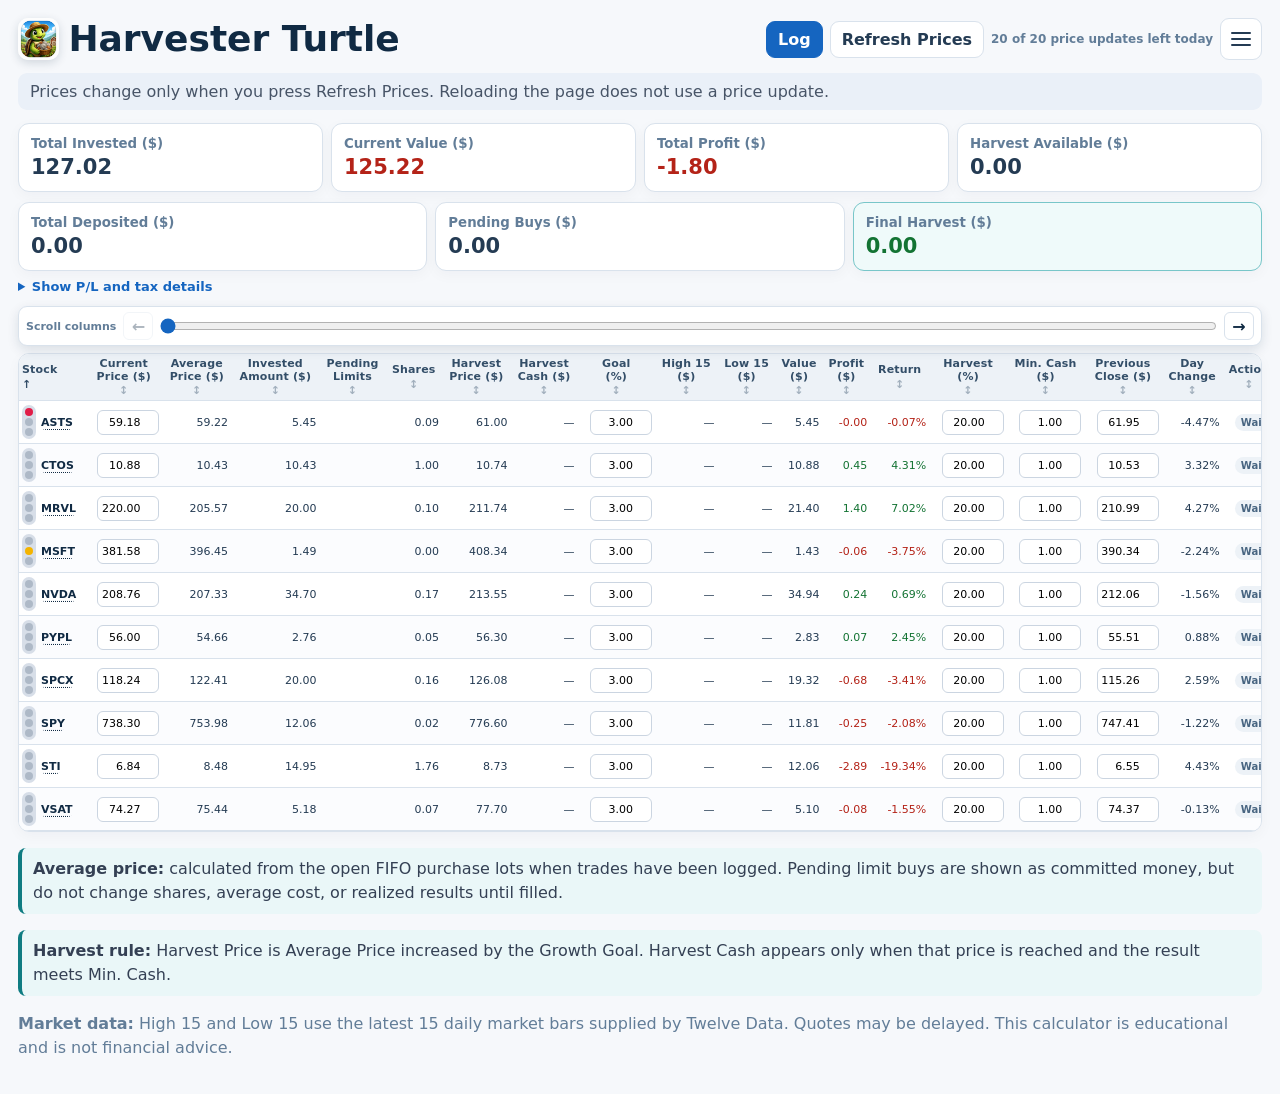
<file: index.html>
<!doctype html>
<html lang="en">
<head>
  <meta charset="utf-8">
  <meta name="viewport" content="width=device-width, initial-scale=1">
  <meta name="description" content="A simple portfolio, trade, deposit, and harvest tracker.">
  <meta name="theme-color" content="#102a43">
  <meta property="og:title" content="Harvester Turtle">
  <meta property="og:description" content="Portfolio harvesting calculator with trade and deposit tracking.">
  <meta property="og:image" content="https://atashvibe.github.io/Harvester-Turtle/harvester-turtle-icon.png">
  <meta name="twitter:card" content="summary">
  <title>Harvester Turtle</title>
  <link rel="icon" type="image/png" href="harvester-turtle-icon.png">
  <link rel="apple-touch-icon" href="harvester-turtle-icon.png">
  <link rel="manifest" href="manifest.webmanifest">
  <link rel="stylesheet" href="styles.css?v=20260820-10">
</head>
<body>
<main class="app">
  <header class="hero">
    <h1 class="app-title"><img class="app-logo" src="harvester-turtle-icon.png" alt="">Harvester Turtle</h1>
    <div class="header-actions">
      <button class="primary top-action" id="openTradeLog">Log</button>
      <button class="top-action" id="refreshPrices">Refresh Prices</button>
      <span class="refresh-count" id="refreshRemaining" aria-live="polite">— price updates left today</span>
      <div class="menu-wrap">
        <button class="menu-toggle" id="menuToggle" aria-label="Open menu" aria-controls="appMenu" aria-expanded="false">
          <span aria-hidden="true"></span><span aria-hidden="true"></span><span aria-hidden="true"></span>
        </button>
        <div class="toolbar" id="appMenu" hidden>
          <a class="menu-link" href="help.html">Help</a>
          <button id="settings">Price &amp; App Settings</button>
          <button id="syncNow">Sync Now</button>
          <button id="addStock">+ Add Stock</button>
          <button id="setGoalForAll">Set Goal for All</button>
          <button id="exportRobinhoodCsv">Export Data (CSV)</button>
          <label class="file-button">Import Data (CSV)<input id="importData" type="file" accept=".csv,text/csv"></label>
        </div>
      </div>
    </div>
  </header>

  <div id="priceStatus" class="status">Prices change only when you press Refresh Prices. Reloading the page does not use a price update.</div>

  <section class="summary" aria-label="Portfolio summary">
    <div class="metric"><small>Total Invested ($)</small><strong id="totalInvested">0.00</strong></div>
    <div class="metric"><small>Current Value ($)</small><strong id="totalValue">0.00</strong></div>
    <div class="metric"><small>Total Profit ($)</small><strong id="totalProfit">0.00</strong></div>
    <div class="metric"><small>Harvest Available ($)</small><strong id="totalHarvest">0.00</strong></div>
  </section>

  <section class="summary harvest-summary" aria-label="Realized results">
    <div class="metric"><small>Total Deposited ($)</small><strong id="totalDeposited">0.00</strong></div>
    <div class="metric"><small>Pending Buys ($)</small><strong id="summaryPendingBuy">0.00</strong></div>
    <div class="metric accent"><small>Final Harvest ($)</small><strong id="finalHarvest">0.00</strong></div>
  </section>
  <details class="report-details">
    <summary>Show P/L and tax details</summary>
    <section class="summary report-detail-summary" aria-label="Profit, loss, and tax details">
      <div class="metric"><small>Stock P/L ($)</small><strong id="stockRealizedProfit">0.00</strong></div>
      <div class="metric"><small>Options P/L ($)</small><strong id="optionRealizedProfit">0.00</strong></div>
      <div class="metric"><small>Combined P/L ($)</small><strong id="tradeRealizedProfit">0.00</strong></div>
      <div class="metric"><small>Estimated Tax (<span id="taxRateLabel">30</span>%) ($)</small><strong id="estimatedTax">0.00</strong></div>
    </section>
    <p class="summary-note">Estimated tax is a user-configured planning estimate, not tax advice. It applies only to positive net realized gains after realized losses.</p>
  </details>

  <div class="portfolio-table-section">
  <div class="table-scroll-controls" id="tableScrollControls" hidden>
    <span class="table-scroll-label">Scroll columns</span>
    <button class="table-scroll-button" id="scrollTableLeft" type="button" aria-label="Scroll table columns left">←</button>
    <input class="table-scroll-range" id="tableScrollPosition" type="range" min="0" max="0" value="0" step="1" aria-label="Horizontal table position">
    <button class="table-scroll-button" id="scrollTableRight" type="button" aria-label="Scroll table columns right">→</button>
  </div>
  <div class="table-wrap portfolio-table-wrap" id="tableWrap" tabindex="0" aria-label="Portfolio table. Swipe sideways on a touchscreen, or use the desktop controls to scroll columns.">
    <table class="portfolio-table">
      <thead>
        <tr>
          <th data-sort="symbol" tabindex="0" aria-sort="ascending">Stock</th><th data-sort="current" tabindex="0" aria-sort="none">Current<br>Price ($)</th><th data-sort="buyPrice" tabindex="0" aria-sort="none">Average<br>Price ($)</th><th data-sort="invested" tabindex="0" aria-sort="none">Invested<br>Amount ($)</th><th data-sort="pendingAmount" tabindex="0" aria-sort="none">Pending<br>Limits</th>
          <th data-sort="shares" tabindex="0" aria-sort="none">Shares</th><th data-sort="harvestPrice" tabindex="0" aria-sort="none">Harvest<br>Price ($)</th><th data-sort="harvestCash" tabindex="0" aria-sort="none">Harvest<br>Cash ($)</th><th data-sort="growthGoal" tabindex="0" aria-sort="none">Goal<br>(%)</th><th data-sort="high15" tabindex="0" aria-sort="none">High 15<br>($)</th><th data-sort="low15" tabindex="0" aria-sort="none">Low 15<br>($)</th>
          <th data-sort="currentValue" tabindex="0" aria-sort="none">Value<br>($)</th><th data-sort="profit" tabindex="0" aria-sort="none">Profit<br>($)</th><th data-sort="returnRate" tabindex="0" aria-sort="none">Return</th><th data-sort="harvestRate" tabindex="0" aria-sort="none">Harvest<br>(%)</th><th data-sort="minimumHarvest" tabindex="0" aria-sort="none">Min. Cash<br>($)</th>
          <th data-sort="previousClose" tabindex="0" aria-sort="none">Previous<br>Close ($)</th><th data-sort="dayChange" tabindex="0" aria-sort="none">Day<br>Change</th><th data-sort="action" tabindex="0" aria-sort="none">Action</th><th data-sort="suggestion" tabindex="0" aria-sort="none">Suggestion</th><th data-sort="buySignal" tabindex="0" aria-sort="none">Buy?</th><th></th>
        </tr>
      </thead>
      <tbody id="rows"></tbody>
    </table>
  </div>
  </div>

  <p class="formula-note note"><strong>Average price:</strong> calculated from the open FIFO purchase lots when trades have been logged. Pending limit buys are shown as committed money, but do not change shares, average cost, or realized results until filled.</p>
  <p class="formula-note note"><strong>Harvest rule:</strong> Harvest Price is Average Price increased by the Growth Goal. Harvest Cash appears only when that price is reached and the result meets Min. Cash.</p>
  <p class="note"><strong>Market data:</strong> High 15 and Low 15 use the latest 15 daily market bars supplied by Twelve Data. Quotes may be delayed. This calculator is educational and is not financial advice.</p>
</main>

<div class="floating-table-header" id="floatingTableHeader" hidden>
  <div class="floating-table-header-scroll" id="floatingTableHeaderScroll">
    <table class="floating-table-header-table" id="floatingTableHeaderTable"><thead id="floatingTableHead"></thead></table>
  </div>
</div>

<div class="modal stock-note-modal" id="stockNoteModal" role="dialog" aria-modal="true" aria-labelledby="stockNoteTitle">
  <div class="modal-card stock-note-card">
    <div class="modal-heading">
      <div><h2 id="stockNoteTitle">Stock Note</h2><p>Your private reminder for this stock.</p></div>
      <button class="icon-button" id="closeStockNote" aria-label="Close stock note">×</button>
    </div>
    <label for="stockNoteText">Note</label>
    <textarea id="stockNoteText" maxlength="1000" rows="10" placeholder="Write your note or reminder here…"></textarea>
    <div class="stock-note-footer"><small id="stockNoteCount">0 / 1000</small><div class="modal-actions"><button id="cancelStockNote">Cancel</button><button class="primary" id="saveStockNote">Save Note</button></div></div>
    <p class="note stock-note-storage">Saved on this device, included in cloud sync, and preserved in CSV exports.</p>
  </div>
</div>

<div class="modal trade-modal" id="tradeModal" role="dialog" aria-modal="true" aria-labelledby="tradeLogTitle">
  <div class="modal-card trade-modal-card">
    <div class="modal-heading">
      <div><h2 id="tradeLogTitle">Logs</h2><p>Stocks, options, pending limit orders, and deposits.</p></div>
      <button class="icon-button" id="closeTradeLog" aria-label="Close logs">×</button>
    </div>

    <form id="tradeForm" class="trade-form" novalidate>
      <input id="tradeId" type="hidden">
      <label>Entry type
        <select id="tradeType" required>
          <option value="buy">Bought</option>
          <option value="sell">Sold</option>
          <option value="option_buy">Option bought (BTO)</option>
          <option value="option_sell">Option sold (STC)</option>
          <option value="option_expire">Option expired (OEXP)</option>
          <option value="deposit">Deposit</option>
        </select>
      </label>
      <label data-trade-only>Stock
        <select id="tradeSymbol" required></select>
      </label>
      <label data-trade-only><span id="tradeQuantityLabel">Number of shares</span>
        <input id="tradeShares" type="number" min="0.000001" step="any" inputmode="decimal" placeholder="2">
      </label>
      <label data-option-only hidden>Option contract
        <input id="tradeOptionContract" maxlength="300" placeholder="F 8/7/2026 Put $14.00">
        <small>Use the same contract name for its buy, sale, or expiration.</small>
      </label>
      <label data-trade-only><span id="tradePriceLabel">Price per share ($)</span>
        <input id="tradePrice" type="number" min="0.000001" step="any" inputmode="decimal" placeholder="200.00">
      </label>
      <label>Total amount ($)
        <input id="tradeAmount" type="number" min="0.01" step="0.01" inputmode="decimal" placeholder="400.00" readonly>
        <small id="tradeAmountHelp">Calculated automatically as shares × price</small>
      </label>
      <label>Date
        <input id="tradeDate" type="date" required>
      </label>
      <label class="limit-check" data-trade-only>
        <input id="tradeLimit" type="checkbox"> Limit order (pending until marked filled)
      </label>
      <label class="note-field">Note
        <textarea id="tradeNote" maxlength="500" rows="2" placeholder="Optional note or reminder"></textarea>
      </label>
      <div class="trade-form-actions">
        <button class="primary" id="logTrade" type="submit">Save Log</button>
        <button id="cancelTradeEdit" type="button" hidden>Cancel edit</button>
      </div>
      <p id="tradeFormMessage" class="form-message" role="status" aria-live="polite"></p>
    </form>

    <section class="trade-summary" aria-label="Log summary">
      <div class="metric"><small>Deposited ($)</small><strong id="logTotalDeposited">0.00</strong></div>
      <div class="metric"><small>Open Cost ($)</small><strong id="tradeOpenCost">0.00</strong></div>
      <div class="metric"><small>Pending Buy ($)</small><strong id="pendingBuyAmount">0.00</strong></div>
      <div class="metric"><small>Stock P/L ($)</small><strong id="logStockRealizedProfit">0.00</strong></div>
      <div class="metric"><small>Options P/L ($)</small><strong id="logOptionRealizedProfit">0.00</strong></div>
      <div class="metric"><small>Combined P/L ($)</small><strong id="logRealizedProfit">0.00</strong></div>
    </section>

    <div class="logs-toolbar">
      <label for="tradeSort">Sort logs</label>
      <select id="tradeSort"><option value="time">Date (newest first)</option><option value="stock">Stock, then date</option></select>
    </div>
    <div class="table-wrap trade-table-wrap">
      <table class="trade-table">
        <thead><tr><th>Date</th><th>Stock</th><th>Entry</th><th>Shares / Contracts</th><th>Price / Premium ($)</th><th>Total ($)</th><th>FIFO / Status</th><th>Note / Contract</th><th>Actions</th></tr></thead>
        <tbody id="tradeRows"></tbody>
      </table>
    </div>
    <p class="formula-note note"><strong>FIFO:</strong> stock sales use the oldest shares first, and option sales/expirations use the oldest matching contract first. Red strikethrough text shows sold portions. Pending limits stay out of realized profit/loss until filled.</p>
  </div>
</div>

<div class="modal" id="settingsModal" role="dialog" aria-modal="true" aria-labelledby="settingsTitle">
  <div class="modal-card settings-card">
    <h2 id="settingsTitle">Price &amp; App Settings</h2>
    <p class="note">The private sync key is stored only on this device. Stocks, logs, deletions, and app settings sync between devices that use the same key.</p>
    <label for="quoteApiUrl">Cloudflare Worker URL</label>
    <input id="quoteApiUrl" placeholder="https://harvester-turtle-quotes.example.workers.dev">
    <label for="syncKey">Private Sync Key</label>
    <input id="syncKey" type="password" autocomplete="current-password" placeholder="Your private sync key">
    <div class="settings-grid">
      <label>Daily price-update limit
        <input id="dailyRefreshLimit" type="number" min="1" max="100" step="1">
      </label>
      <label>Estimated tax rate (%)
        <input id="taxRate" type="number" min="0" max="100" step="0.1">
      </label>
    </div>
    <p id="syncStatus" class="note">Cloud sync is not configured on this device.</p>
    <div class="modal-actions"><button id="closeSettings">Cancel</button><button class="primary" id="saveSettings">Save &amp; Sync</button></div>
  </div>
</div>

<script src="calculator.js?v=20260820-13"></script>
<script src="trade-calculator.js?v=20260820-13"></script>
<script src="robinhood-csv.js?v=20260820-13"></script>
<script src="app.js?v=20260820-13"></script>
</body>
</html>
</file>
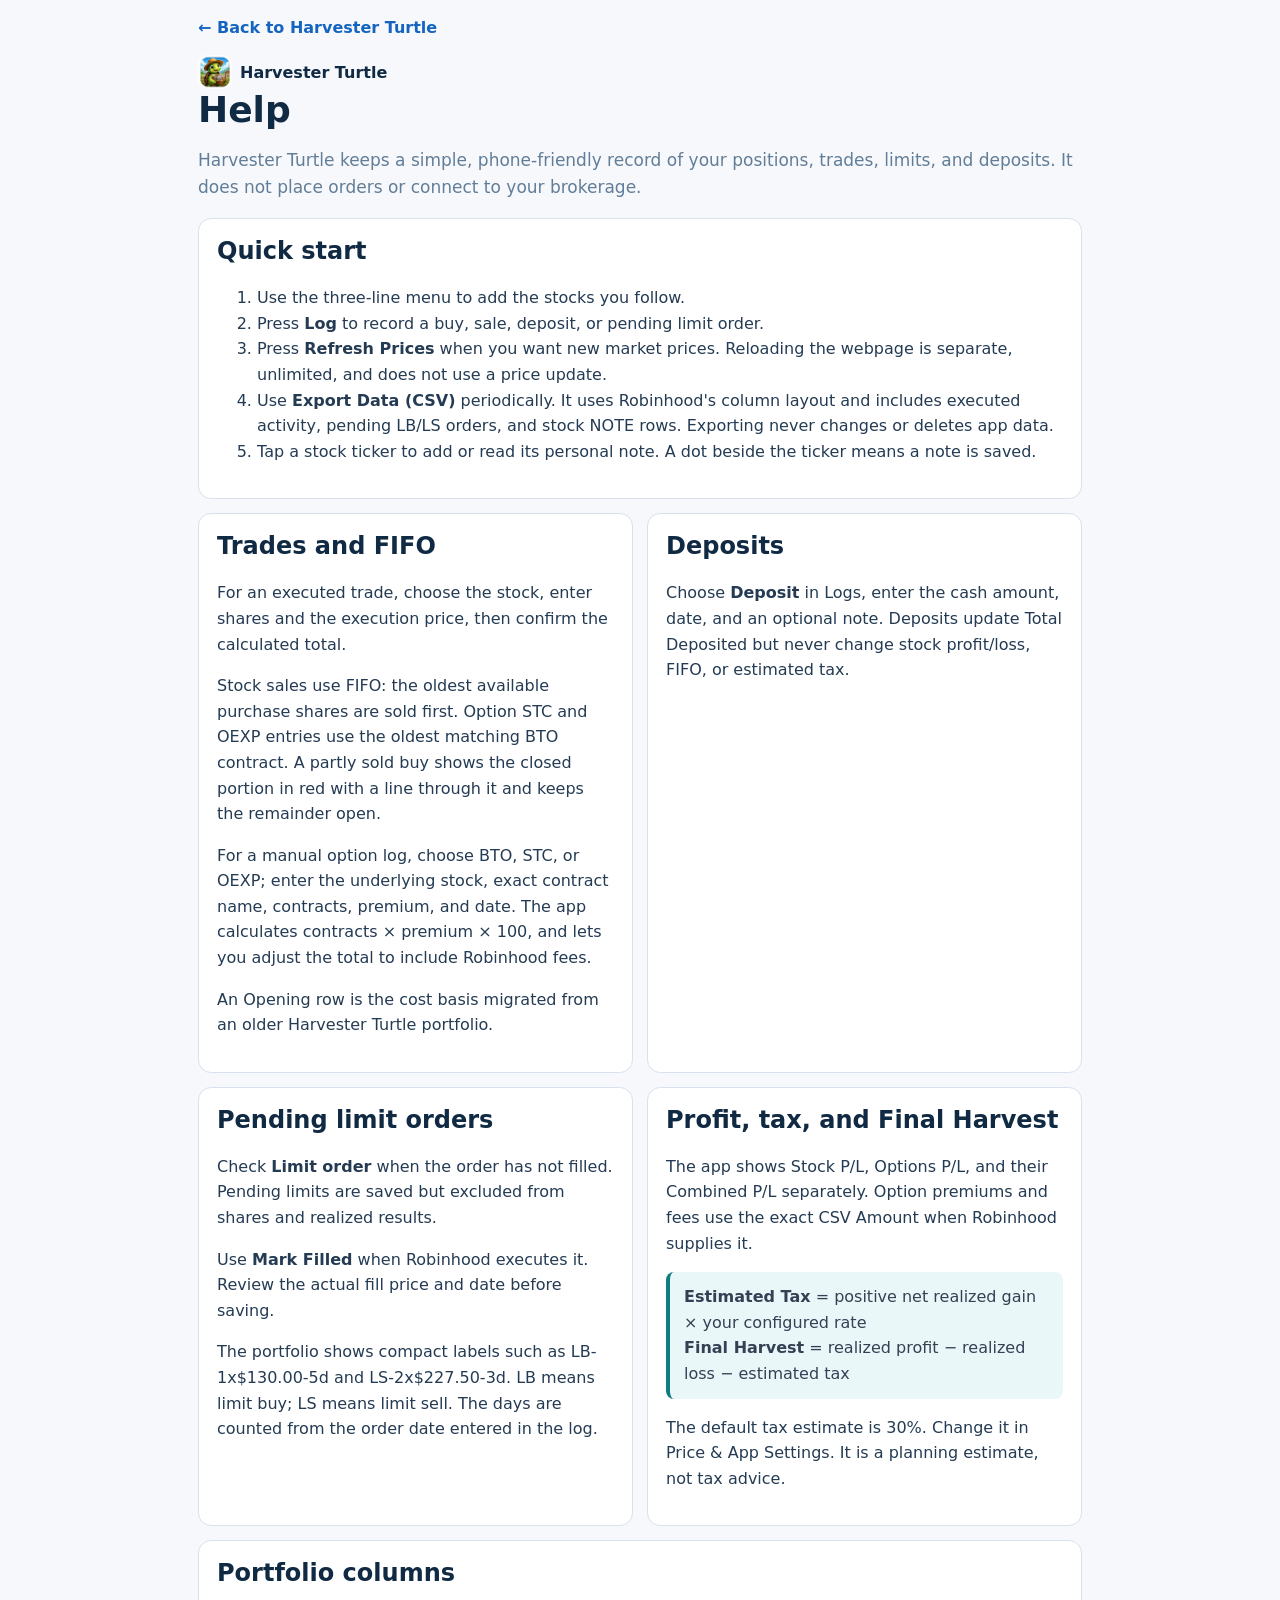
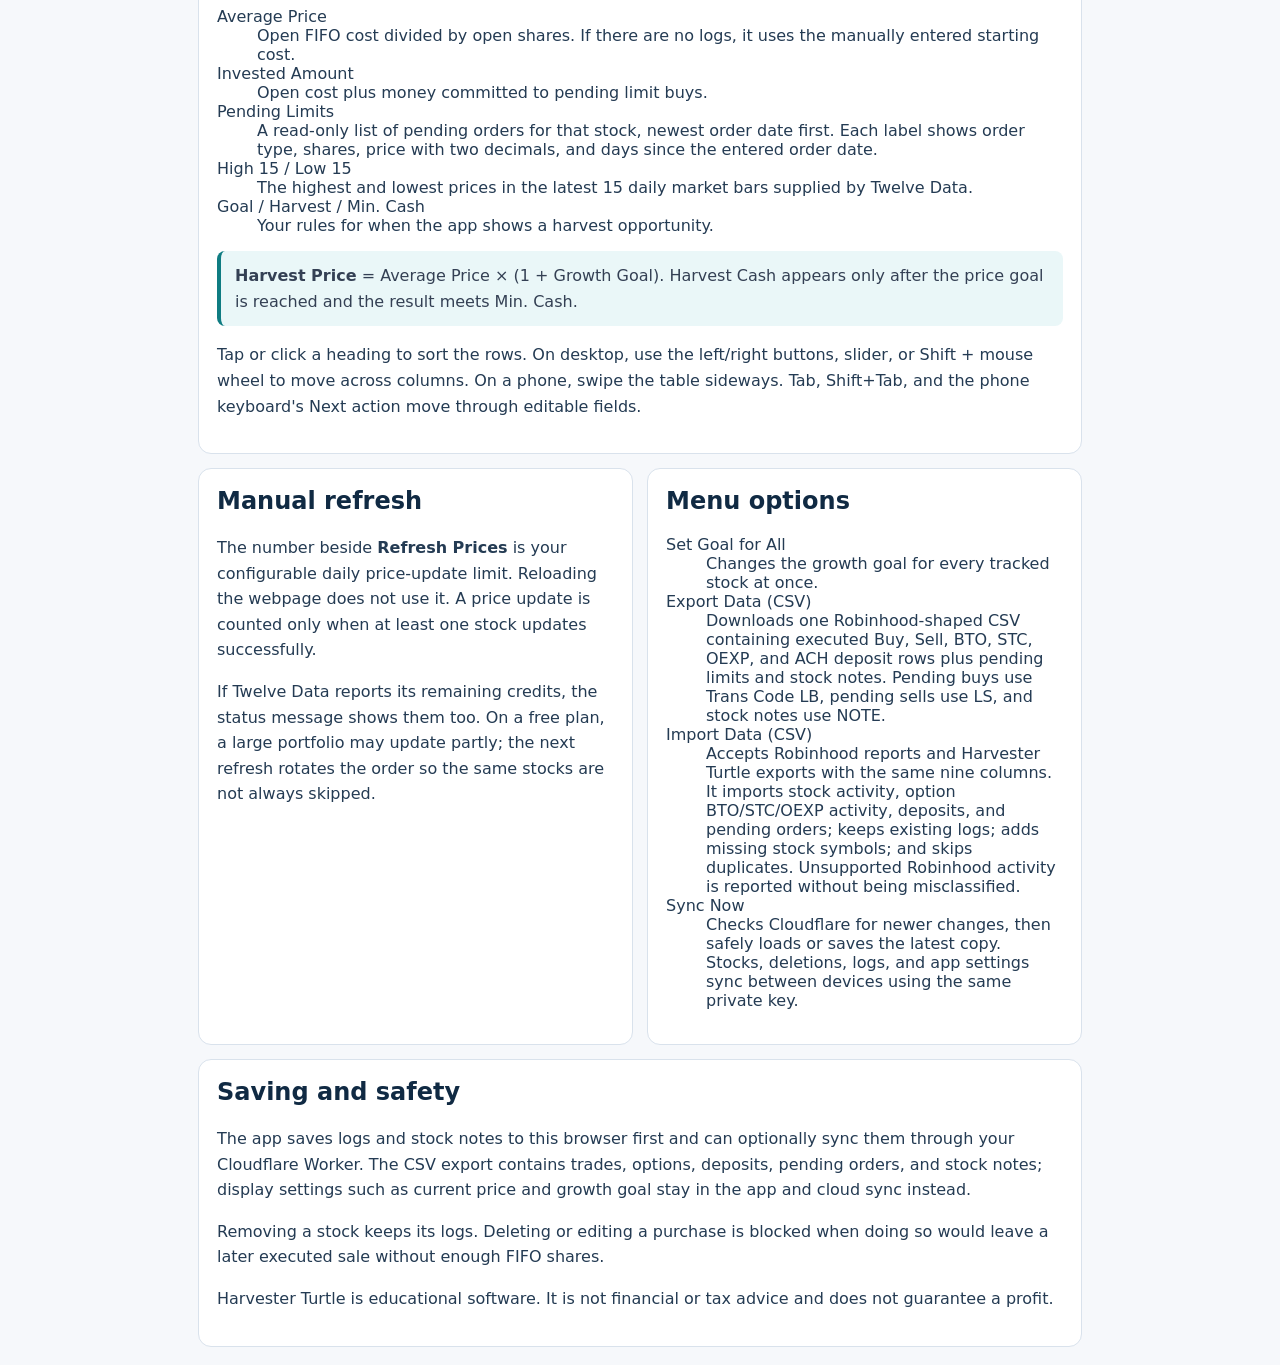
<file: help.html>
<!doctype html>
<html lang="en">
<head>
  <meta charset="utf-8">
  <meta name="viewport" content="width=device-width, initial-scale=1">
  <meta name="description" content="Help for Harvester Turtle.">
  <meta name="theme-color" content="#102a43">
  <title>Help — Harvester Turtle</title>
  <link rel="icon" type="image/png" href="harvester-turtle-icon.png">
  <link rel="apple-touch-icon" href="harvester-turtle-icon.png">
  <link rel="manifest" href="manifest.webmanifest">
  <link rel="stylesheet" href="styles.css">
</head>
<body>
<main class="app help-app">
  <header class="help-header">
    <a class="back-link" href="index.html">← Back to Harvester Turtle</a>
    <div class="help-brand"><img src="harvester-turtle-icon.png" alt=""><span>Harvester Turtle</span></div>
    <h1>Help</h1>
    <p class="help-intro">Harvester Turtle keeps a simple, phone-friendly record of your positions, trades, limits, and deposits. It does not place orders or connect to your brokerage.</p>
  </header>

  <div class="help-grid">
    <section class="help-card wide">
      <h2>Quick start</h2>
      <ol>
        <li>Use the three-line menu to add the stocks you follow.</li>
        <li>Press <strong>Log</strong> to record a buy, sale, deposit, or pending limit order.</li>
        <li>Press <strong>Refresh Prices</strong> when you want new market prices. Reloading the webpage is separate, unlimited, and does not use a price update.</li>
        <li>Use <strong>Export Data (CSV)</strong> periodically. It uses Robinhood's column layout and includes executed activity, pending LB/LS orders, and stock NOTE rows. Exporting never changes or deletes app data.</li>
        <li>Tap a stock ticker to add or read its personal note. A dot beside the ticker means a note is saved.</li>
      </ol>
    </section>

    <section class="help-card">
      <h2>Trades and FIFO</h2>
      <p>For an executed trade, choose the stock, enter shares and the execution price, then confirm the calculated total.</p>
      <p>Stock sales use FIFO: the oldest available purchase shares are sold first. Option STC and OEXP entries use the oldest matching BTO contract. A partly sold buy shows the closed portion in red with a line through it and keeps the remainder open.</p>
      <p>For a manual option log, choose BTO, STC, or OEXP; enter the underlying stock, exact contract name, contracts, premium, and date. The app calculates contracts × premium × 100, and lets you adjust the total to include Robinhood fees.</p>
      <p>An Opening row is the cost basis migrated from an older Harvester Turtle portfolio.</p>
    </section>

    <section class="help-card">
      <h2>Deposits</h2>
      <p>Choose <strong>Deposit</strong> in Logs, enter the cash amount, date, and an optional note. Deposits update Total Deposited but never change stock profit/loss, FIFO, or estimated tax.</p>
    </section>

    <section class="help-card">
      <h2>Pending limit orders</h2>
      <p>Check <strong>Limit order</strong> when the order has not filled. Pending limits are saved but excluded from shares and realized results.</p>
      <p>Use <strong>Mark Filled</strong> when Robinhood executes it. Review the actual fill price and date before saving.</p>
      <p>The portfolio shows compact labels such as LB-1x$130.00-5d and LS-2x$227.50-3d. LB means limit buy; LS means limit sell. The days are counted from the order date entered in the log.</p>
    </section>

    <section class="help-card">
      <h2>Profit, tax, and Final Harvest</h2>
      <p>The app shows Stock P/L, Options P/L, and their Combined P/L separately. Option premiums and fees use the exact CSV Amount when Robinhood supplies it.</p>
      <p class="help-formula"><strong>Estimated Tax</strong> = positive net realized gain × your configured rate<br>
      <strong>Final Harvest</strong> = realized profit − realized loss − estimated tax</p>
      <p>The default tax estimate is 30%. Change it in Price &amp; App Settings. It is a planning estimate, not tax advice.</p>
    </section>

    <section class="help-card wide">
      <h2>Portfolio columns</h2>
      <dl>
        <dt>Average Price</dt><dd>Open FIFO cost divided by open shares. If there are no logs, it uses the manually entered starting cost.</dd>
        <dt>Invested Amount</dt><dd>Open cost plus money committed to pending limit buys.</dd>
        <dt>Pending Limits</dt><dd>A read-only list of pending orders for that stock, newest order date first. Each label shows order type, shares, price with two decimals, and days since the entered order date.</dd>
        <dt>High 15 / Low 15</dt><dd>The highest and lowest prices in the latest 15 daily market bars supplied by Twelve Data.</dd>
        <dt>Goal / Harvest / Min. Cash</dt><dd>Your rules for when the app shows a harvest opportunity.</dd>
      </dl>
      <p class="help-formula"><strong>Harvest Price</strong> = Average Price × (1 + Growth Goal). Harvest Cash appears only after the price goal is reached and the result meets Min. Cash.</p>
      <p>Tap or click a heading to sort the rows. On desktop, use the left/right buttons, slider, or Shift + mouse wheel to move across columns. On a phone, swipe the table sideways. Tab, Shift+Tab, and the phone keyboard's Next action move through editable fields.</p>
    </section>

    <section class="help-card">
      <h2>Manual refresh</h2>
      <p>The number beside <strong>Refresh Prices</strong> is your configurable daily price-update limit. Reloading the webpage does not use it. A price update is counted only when at least one stock updates successfully.</p>
      <p>If Twelve Data reports its remaining credits, the status message shows them too. On a free plan, a large portfolio may update partly; the next refresh rotates the order so the same stocks are not always skipped.</p>
    </section>

    <section class="help-card">
      <h2>Menu options</h2>
      <dl>
        <dt>Set Goal for All</dt><dd>Changes the growth goal for every tracked stock at once.</dd>
        <dt>Export Data (CSV)</dt><dd>Downloads one Robinhood-shaped CSV containing executed Buy, Sell, BTO, STC, OEXP, and ACH deposit rows plus pending limits and stock notes. Pending buys use Trans Code LB, pending sells use LS, and stock notes use NOTE.</dd>
        <dt>Import Data (CSV)</dt><dd>Accepts Robinhood reports and Harvester Turtle exports with the same nine columns. It imports stock activity, option BTO/STC/OEXP activity, deposits, and pending orders; keeps existing logs; adds missing stock symbols; and skips duplicates. Unsupported Robinhood activity is reported without being misclassified.</dd>
        <dt>Sync Now</dt><dd>Checks Cloudflare for newer changes, then safely loads or saves the latest copy. Stocks, deletions, logs, and app settings sync between devices using the same private key.</dd>
      </dl>
    </section>

    <section class="help-card wide">
      <h2>Saving and safety</h2>
      <p>The app saves logs and stock notes to this browser first and can optionally sync them through your Cloudflare Worker. The CSV export contains trades, options, deposits, pending orders, and stock notes; display settings such as current price and growth goal stay in the app and cloud sync instead.</p>
      <p>Removing a stock keeps its logs. Deleting or editing a purchase is blocked when doing so would leave a later executed sale without enough FIFO shares.</p>
      <p>Harvester Turtle is educational software. It is not financial or tax advice and does not guarantee a profit.</p>
    </section>
  </div>
</main>
</body>
</html>
</file>
<file: styles.css>
:root {
  --navy: #102a43;
  --ink: #243b53;
  --muted: #627d98;
  --line: #d9e2ec;
  --bg: #f6f8fb;
  --card: #fff;
  --blue: #1565c0;
  --teal: #0f7c82;
  --good: #137333;
  --bad: #b42318;
  --warn: #8a4b08;
}

* { box-sizing: border-box; }
body { margin: 0; background: var(--bg); color: var(--ink); font-family: Inter, ui-sans-serif, system-ui, sans-serif; }
button, input, select, textarea { font: inherit; }
button { cursor: pointer; }
button:disabled { cursor: wait; opacity: .62; }
.app { max-width: 1760px; margin: auto; padding: 18px; }
.hero { display: flex; align-items: center; justify-content: space-between; gap: 14px; }
h1 { margin: 0; color: var(--navy); font-size: clamp(25px, 4vw, 36px); }
.app-title { display: flex; align-items: center; gap: 9px; }
.app-logo { width: 1.15em; height: 1.15em; border-radius: 24%; object-fit: cover; box-shadow: 0 3px 10px rgba(16,42,67,.16); }
.header-actions { display: flex; align-items: center; justify-content: flex-end; gap: 7px; }
.top-action { white-space: nowrap; }
.refresh-count { color: var(--muted); font-size: 12px; font-weight: 800; white-space: nowrap; }
.menu-wrap { position: relative; }
.menu-toggle { display: grid; place-content: center; gap: 4px; width: 42px; height: 42px; padding: 0; }
.menu-toggle span { display: block; width: 20px; height: 2px; border-radius: 2px; background: currentColor; }
.toolbar { position: absolute; top: calc(100% + 8px); right: 0; z-index: 30; display: grid; width: 230px; padding: 8px; gap: 5px; background: #fff; border: 1px solid var(--line); border-radius: 12px; box-shadow: 0 14px 35px rgba(16,42,67,.18); }
.toolbar[hidden] { display: none; }
.toolbar button, .toolbar .file-button, .toolbar .menu-link { width: 100%; text-align: left; }
button, .file-button, .menu-link { border: 1px solid var(--line); background: #fff; color: var(--ink); padding: 8px 11px; border-radius: 9px; font-weight: 750; }
.primary { background: var(--blue); color: #fff; border-color: var(--blue); }
.menu-link { display: inline-block; text-decoration: none; }
input[type=file] { display: none; }
.status { margin: 13px 0; padding: 9px 12px; border-radius: 9px; background: #eaf0f8; color: #475467; }
.status.good { background: #dcfae6; color: var(--good); }
.status.bad { background: #fee4e2; color: var(--bad); }

.summary, .trade-summary { display: grid; grid-template-columns: repeat(4, minmax(135px, 1fr)); gap: 8px; margin-bottom: 10px; }
.harvest-summary { grid-template-columns: repeat(3, minmax(135px, 1fr)); }
.metric { background: var(--card); border: 1px solid var(--line); border-radius: 11px; padding: 12px; box-shadow: 0 4px 14px rgba(16,42,67,.035); }
.metric.accent { border-color: #78c6c9; background: #effafa; }
.metric small { display: block; color: var(--muted); font-weight: 750; }
.metric strong { display: block; margin-top: 4px; font-size: 21px; }
.summary-note { margin: -2px 2px 12px; color: var(--muted); font-size: 12px; }
.report-details { margin: -2px 0 12px; }
.report-details > summary { width: fit-content; cursor: pointer; color: var(--blue); font-size: 13px; font-weight: 800; }
.report-details[open] > summary { margin-bottom: 8px; }
.report-detail-summary { margin-bottom: 6px; }
.positive { color: var(--good) !important; }
.negative { color: var(--bad) !important; }

.portfolio-table-section { position: relative; }
.table-scroll-controls { position: sticky; top: 0; z-index: 8; display: grid; grid-template-columns: auto auto minmax(100px, 1fr) auto; align-items: center; gap: 7px; margin: 0 0 7px; padding: 5px 7px; border: 1px solid var(--line); border-radius: 9px; background: #fff; box-shadow: 0 4px 12px rgba(16,42,67,.12); }
.table-scroll-controls[hidden] { display: none; }
.table-scroll-label { color: var(--muted); font-size: 11px; font-weight: 800; white-space: nowrap; }
.table-scroll-button { display: grid; place-content: center; width: 30px; height: 28px; padding: 0; border-radius: 6px; color: var(--navy); }
.table-scroll-button:disabled { cursor: default; opacity: .35; }
.table-scroll-range { width: 100%; margin: 0; accent-color: var(--blue); cursor: ew-resize; }
.table-wrap { overflow: auto; overscroll-behavior-inline: contain; background: #fff; border: 1px solid var(--line); border-radius: 11px; box-shadow: 0 4px 14px rgba(16,42,67,.035); }
.floating-table-header { position: fixed; top: 0; z-index: 7; overflow: hidden; border: 1px solid var(--line); border-top: 0; border-radius: 0 0 8px 8px; background: #edf2f7; box-shadow: 0 5px 16px rgba(16,42,67,.24); }
.floating-table-header[hidden] { display: none; }
.floating-table-header-scroll { overflow: hidden; }
.floating-table-header-table { width: auto; min-width: 0; table-layout: fixed; }
.floating-table-header-table th { position: relative; top: auto; overflow: hidden; }
.floating-table-header-table th:first-child { position: sticky; left: 0; z-index: 3; }
table { border-collapse: collapse; width: 100%; }
.portfolio-table { min-width: 1450px; }
th, td { padding: 6px; border-bottom: 1px solid var(--line); text-align: right; white-space: nowrap; font-size: 13px; }
th { position: sticky; top: 0; z-index: 2; background: #edf2f7; color: #334e68; font-size: 11px; letter-spacing: .015em; }
.portfolio-table th, .portfolio-table td { padding: 4px 3px; font-size: 11px; }
.portfolio-table th { line-height: 1.15; text-align: center; white-space: normal; }
th[data-sort] { cursor: pointer; user-select: none; }
th[data-sort]::after { content: "↕"; display: block; margin-top: 2px; line-height: 1; opacity: .4; }
th[data-sort].sort-asc::after { content: "↑"; opacity: 1; }
th[data-sort].sort-desc::after { content: "↓"; opacity: 1; }
th[data-sort]:hover { background: #dce6f1; }
th[data-sort]:focus-visible { outline: 2px solid var(--blue); outline-offset: -3px; }
tbody tr:nth-child(even) { background: #fbfcfe; }
tbody tr:hover { background: #f2f7ff; }
th:first-child, td:first-child { position: sticky; left: 0; z-index: 1; text-align: left; background: inherit; }
th:first-child { z-index: 3; background: #edf2f7; }
.portfolio-table tbody td:first-child { z-index: 4; background: #fff; box-shadow: 1px 0 0 var(--line); }
.portfolio-table tbody tr:nth-child(even) td:first-child { background: #fbfcfe; }
.portfolio-table tbody tr:hover td:first-child { background: #f2f7ff; }
.portfolio-table th:first-child, .portfolio-table td:first-child { width: 66px; min-width: 66px; max-width: 66px; }
td input { width: 62px; border: 1px solid #cbd5e1; border-radius: 6px; padding: 5px 3px; text-align: right; }
.symbol-cell { display: flex; min-width: 0; align-items: center; gap: 3px; }
.stock-symbol { min-width: 0; overflow: hidden; text-overflow: ellipsis; border: 0; padding: 1px 2px; background: transparent; color: var(--navy); font-weight: 850; text-decoration: underline dotted; text-underline-offset: 3px; }
.stock-symbol.has-note::after { content: "•"; margin-left: 2px; color: var(--teal); text-decoration: none; }
.signal-lights { display: inline-flex; flex-direction: column; gap: 2px; padding: 3px; border-radius: 9px; background: #d7dee8; }
.signal { width: 8px; height: 8px; border-radius: 50%; background: #aeb9c7; }
.signal.red.active { background: #e11d48; }.signal.yellow.active { background: #f4b400; }.signal.green.active { background: #16a34a; }
.pill { display: inline-block; border-radius: 999px; padding: 3px 6px; background: #edf2f7; color: #486581; font-size: 10px; font-weight: 850; }
.pill.good { background: #dcfae6; color: var(--good); }.pill.warn { background: #fff3cd; color: var(--warn); }.pill.bad { background: #fee4e2; color: var(--bad); }
.remove { width: 28px; height: 28px; padding: 0; color: var(--bad); }
.limit-summary { width: 112px; max-width: 112px; padding: 5px; border: 1px solid #cbd5e1; border-radius: 6px; color: var(--ink); background: #f8fafc; font-size: 11px; }
.empty { padding: 22px; text-align: center !important; color: var(--muted); }
.note { color: var(--muted); line-height: 1.5; }
.formula-note { padding: 9px 11px; background: #eaf7f8; border-left: 4px solid var(--teal); border-radius: 8px; color: #344054; }

.modal { display: none; position: fixed; inset: 0; z-index: 40; padding: 16px; background: rgba(16,42,67,.62); }
.modal.open { display: flex; align-items: center; justify-content: center; }
.modal-card { width: min(700px, 100%); max-height: 94vh; overflow: auto; background: #fff; border-radius: 15px; padding: 18px; box-shadow: 0 20px 60px rgba(0,0,0,.22); }
.modal-card h2 { margin: 0; color: var(--navy); }
.modal-card > label, .settings-grid label { display: block; color: var(--muted); font-weight: 750; margin: 10px 0 5px; }
.modal-card > input, .settings-grid input { width: 100%; padding: 9px; border: 1px solid var(--line); border-radius: 8px; }
.modal-actions { display: flex; justify-content: flex-end; gap: 8px; margin-top: 14px; }
.modal-heading { display: flex; align-items: start; justify-content: space-between; gap: 12px; margin-bottom: 12px; }
.modal-heading p { margin: 3px 0 0; color: var(--muted); }
.icon-button { width: 38px; height: 38px; padding: 0; font-size: 25px; line-height: 1; }
.settings-grid { display: grid; grid-template-columns: 1fr 1fr; gap: 10px; }
.stock-note-card textarea { width: 100%; min-height: 210px; resize: vertical; padding: 10px; border: 1px solid #cbd5e1; border-radius: 9px; color: var(--ink); }
.stock-note-footer { display: flex; align-items: center; justify-content: space-between; gap: 12px; }
.stock-note-footer small { color: var(--muted); font-weight: 750; }
.stock-note-footer .modal-actions { margin-top: 10px; }
.stock-note-storage { margin-bottom: 0; font-size: 12px; }

.trade-modal { padding: 10px; }
.trade-modal-card { width: min(1260px, 100%); }
.trade-form { display: grid; grid-template-columns: repeat(2, minmax(0, 1fr)); gap: 10px 12px; margin-bottom: 12px; padding: 14px; background: var(--bg); border: 1px solid var(--line); border-radius: 11px; }
.trade-form label { color: var(--muted); font-size: 13px; font-weight: 800; min-width: 0; }
.trade-form input, .trade-form select, .trade-form textarea { width: 100%; min-height: 40px; margin-top: 4px; padding: 8px 9px; border: 1px solid #cbd5e1; border-radius: 8px; background: #fff; color: var(--ink); }
.trade-form input[readonly] { background: #eef2f6; color: #344054; font-weight: 800; }
.trade-form small { display: block; margin-top: 3px; color: var(--muted); font-weight: 500; }
.trade-form [hidden] { display: none !important; }
.limit-check { display: flex; align-items: center; align-self: end; gap: 8px; min-height: 40px; }
.limit-check input { width: 20px; min-height: 20px; margin: 0; }
.note-field { grid-column: 1 / -1; }
.note-field textarea { resize: vertical; }
.trade-form-actions, .form-message { grid-column: 1 / -1; }
.trade-form-actions { display: flex; gap: 8px; }
.form-message { min-height: 18px; margin: 0; color: var(--bad); font-size: 13px; font-weight: 750; }
.logs-toolbar { display: flex; justify-content: flex-end; align-items: center; gap: 7px; margin: 5px 0 8px; color: var(--muted); font-size: 13px; font-weight: 750; }
.logs-toolbar select { padding: 6px 8px; border: 1px solid var(--line); border-radius: 7px; }
.trade-table-wrap { max-height: min(58vh, 560px); }
.trade-table { min-width: 1100px; }
.trade-table thead th { top: 0; z-index: 5; background: #edf2f7; }
.trade-table th:first-child, .trade-table td:first-child { width: 148px; min-width: 148px; max-width: 148px; }
.trade-table thead th:first-child { z-index: 7; background: #edf2f7; }
.trade-table tbody td:first-child { z-index: 6; overflow: hidden; white-space: normal; line-height: 1.3; background: #fff; box-shadow: 1px 0 0 var(--line); }
.trade-table tbody tr:nth-child(even) td:first-child { background: #fbfcfe; }
.trade-table tbody tr:hover td:first-child { background: #f2f7ff; }
.trade-row-actions { display: flex; gap: 5px; }
.trade-row-actions button { padding: 5px 7px; font-size: 11px; }
.danger { color: var(--bad); }
.trade-action { display: inline-block; min-width: 56px; border-radius: 999px; padding: 3px 6px; text-align: center; font-size: 10px; font-weight: 850; }
.trade-action.buy { background: #e8f1ff; color: var(--blue); }
.trade-action.sell { background: #fff3cd; color: var(--warn); }
.trade-action.deposit { background: #e9f8ef; color: var(--good); }
.trade-action.option { background: #f1e8ff; color: #6941c6; }
.trade-action.pending { outline: 1px dashed currentColor; }
.sold-portion { color: var(--bad); text-decoration: line-through; text-decoration-thickness: 2px; }
.open-portion { color: var(--good); }
.trade-note { white-space: normal; min-width: 130px; max-width: 220px; text-align: left; }

.help-app { max-width: 920px; }
.back-link { color: var(--blue); font-weight: 750; text-decoration: none; }
.help-brand { display: flex; align-items: center; gap: 8px; margin-top: 18px; color: var(--navy); font-weight: 850; }
.help-brand img { width: 34px; height: 34px; border-radius: 8px; }
.help-intro { color: var(--muted); font-size: 17px; line-height: 1.6; }
.help-grid { display: grid; grid-template-columns: repeat(2, minmax(0, 1fr)); gap: 14px; }
.help-card { padding: 18px; background: #fff; border: 1px solid var(--line); border-radius: 13px; }
.help-card.wide { grid-column: 1 / -1; }
.help-card h2 { margin-top: 0; color: var(--navy); }
.help-card li, .help-card p { line-height: 1.6; }
.help-formula { padding: 12px 14px; background: #eaf7f8; border-left: 4px solid var(--teal); border-radius: 8px; color: #344054; line-height: 1.6; }

@media (max-width: 900px) {
  .app { padding: 11px; }
  .summary, .trade-summary { grid-template-columns: repeat(2, minmax(0, 1fr)); }
  .metric { padding: 10px; }
  .metric strong { font-size: 19px; }
}

@media (max-width: 650px) {
  .hero { align-items: flex-start; }
  .app-title { font-size: 23px; }
  .header-actions { flex-wrap: wrap; gap: 5px; }
  .top-action { padding: 7px 9px; }
  .refresh-count { order: 3; width: 100%; text-align: right; }
  .modal { padding: 0; }
  .modal-card { max-height: 100vh; min-height: 100vh; border-radius: 0; padding: 12px; }
  .trade-form { gap: 8px; padding: 10px; }
  .trade-form input, .trade-form select, .trade-form textarea { min-height: 42px; padding: 7px; }
  .trade-form-actions button { flex: 1; }
  .trade-table-wrap { max-height: 62vh; }
  .settings-grid { grid-template-columns: 1fr; gap: 0; }
  .table-scroll-controls { display: none !important; }
  .help-grid { grid-template-columns: 1fr; }
  .help-card.wide { grid-column: auto; }
  .stock-note-modal { align-items: flex-start; padding: 10px; }
  .stock-note-modal .modal-card { min-height: 0; max-height: calc(100vh - 20px); border-radius: 14px; }
  .stock-note-footer { align-items: flex-end; }
}

@media (hover: none) and (pointer: coarse) {
  .table-scroll-controls { display: none !important; }
}
</file>
